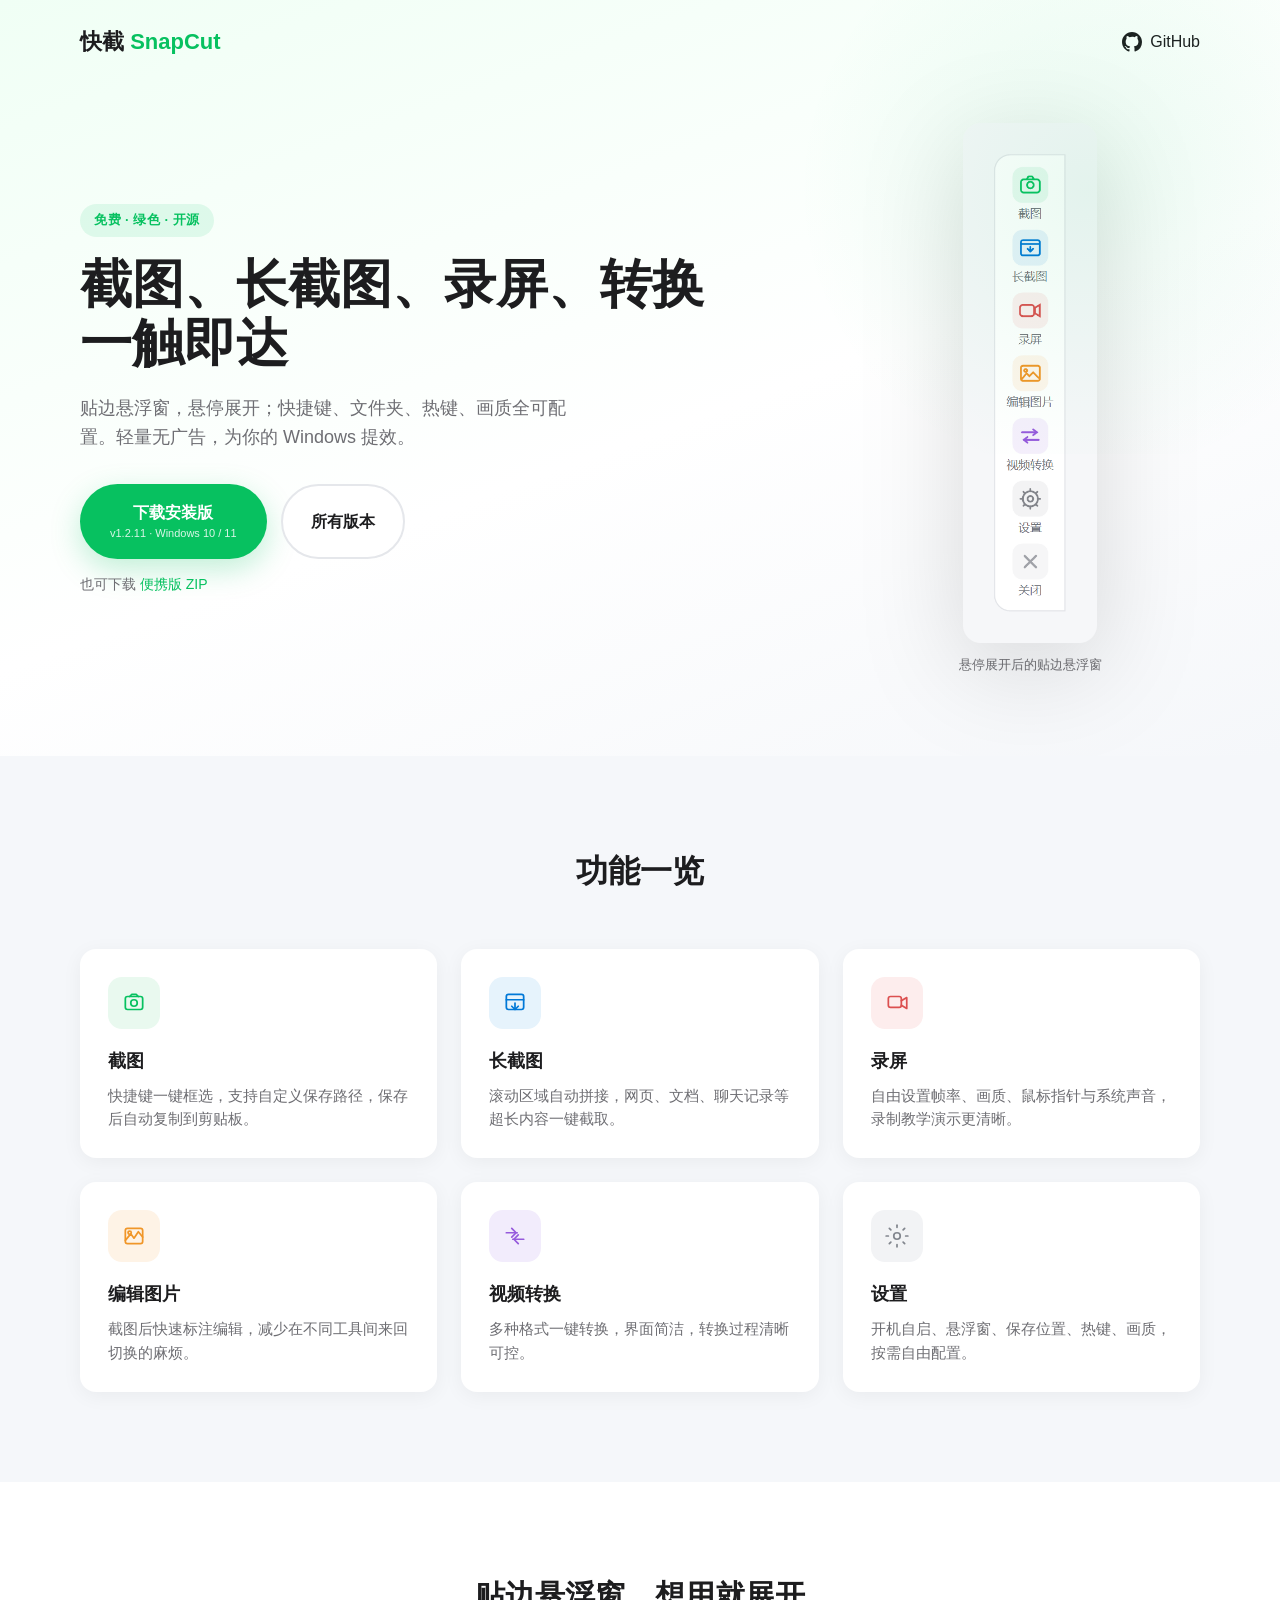
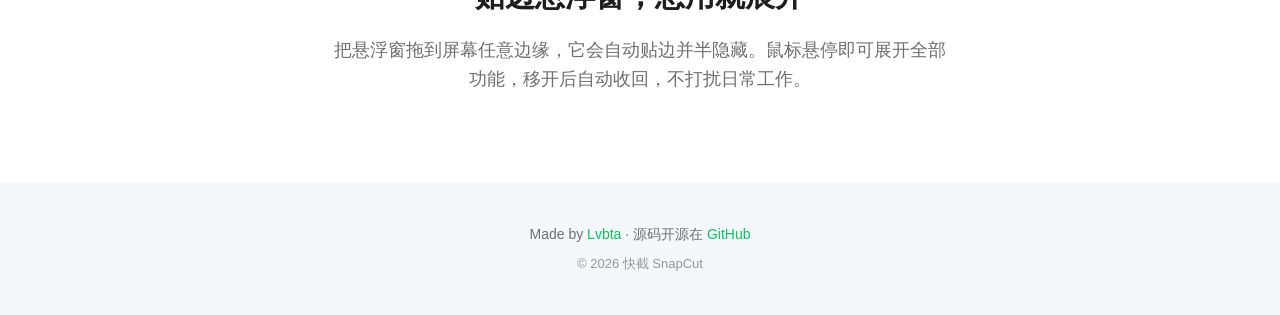
<file: docs/index.html>
<!DOCTYPE html>
<html lang="zh-CN">
<head>
  <meta charset="UTF-8">
  <meta name="viewport" content="width=device-width, initial-scale=1.0">
  <title>快截 SnapCut - 免费截图 / 长截图 / 录屏工具</title>
  <meta name="description" content="快截 SnapCut 是一款免费、绿色的 Windows 截图 / 长截图 / 录屏 / 视频转换工具。贴边悬浮窗，悬停展开，一触即达。">
  <meta property="og:title" content="快截 SnapCut">
  <meta property="og:description" content="免费、绿色的 Windows 截图 / 长截图 / 录屏 / 视频转换工具">
  <meta property="og:type" content="website">
  <link rel="stylesheet" href="style.css">
</head>
<body>
  <header class="hero">
    <div class="container">
      <nav class="nav" aria-label="主导航">
        <a href="#" class="logo">快截 <span>SnapCut</span></a>
        <a href="https://github.com/Lvbta/SnapCut" target="_blank" rel="noopener" class="github-link">
          <svg viewBox="0 0 16 16" aria-hidden="true"><path fill="currentColor" d="M8 0C3.58 0 0 3.58 0 8c0 3.54 2.29 6.53 5.47 7.59.4.07.55-.17.55-.38 0-.19-.01-.82-.01-1.49-2.01.37-2.53-.49-2.69-.94-.09-.23-.48-.94-.82-1.13-.28-.15-.68-.52-.01-.53.63-.01 1.08.58 1.23.82.72 1.21 1.87.87 2.33.66.07-.52.28-.87.51-1.07-1.78-.2-3.64-.89-3.64-3.95 0-.87.31-1.59.82-2.15-.08-.2-.36-1.02.08-2.12 0 0 .67-.21 2.2.82a7.68 7.68 0 0 1 2-.27c.68 0 1.36.09 2 .27 1.53-1.04 2.2-.82 2.2-.82.44 1.1.16 1.92.08 2.12.51.56.82 1.27.82 2.15 0 3.07-1.87 3.75-3.65 3.95.29.25.54.73.54 1.48 0 1.07-.01 1.93-.01 2.2 0 .21.15.46.55.38A8.01 8.01 0 0 0 16 8c0-4.42-3.58-8-8-8z"></path></svg>
          GitHub
        </a>
      </nav>

      <div class="hero-content">
        <div class="hero-text">
          <div class="badge">免费 · 绿色 · 开源</div>
          <h1>截图、长截图、录屏、转换<br>一触即达</h1>
          <p class="subtitle">贴边悬浮窗，悬停展开；快捷键、文件夹、热键、画质全可配置。轻量无广告，为你的 Windows 提效。</p>
          <div class="actions">
            <a id="download-btn" href="https://github.com/Lvbta/SnapCut/releases/latest/download/SnapCut-Setup-v1.2.11.exe" class="btn primary">
              <span>下载安装版</span>
              <small>v1.2.11 · Windows 10 / 11</small>
            </a>
            <a href="https://github.com/Lvbta/SnapCut/releases" target="_blank" rel="noopener" class="btn secondary">所有版本</a>
          </div>
          <p class="meta">也可下载 <a href="https://github.com/Lvbta/SnapCut/releases/latest/download/SnapCut-v1.2.11-portable.zip" target="_blank" rel="noopener">便携版 ZIP</a></p>
        </div>
        <div class="hero-media">
          <img src="assets/floating-bar.png" alt="快截 SnapCut 悬浮窗预览" class="floating-bar-shot" loading="eager">
          <p class="caption">悬停展开后的贴边悬浮窗</p>
        </div>
      </div>
    </div>
  </header>

  <main>
    <section class="features" aria-labelledby="features-title">
      <div class="container">
        <h2 id="features-title">功能一览</h2>
        <div class="grid">
          <article class="feature">
            <div class="icon" style="--icon-color: #07c160; --icon-bg: #e9f9ef;">
              <svg viewBox="0 0 24 24" fill="none" stroke="currentColor" stroke-width="1.6" stroke-linecap="round" stroke-linejoin="round"><rect x="4" y="6" width="16" height="12" rx="2"></rect><circle cx="12" cy="12" r="3"></circle><path d="M8 6l2-2h4l2 2"></path></svg>
            </div>
            <h3>截图</h3>
            <p>快捷键一键框选，支持自定义保存路径，保存后自动复制到剪贴板。</p>
          </article>
          <article class="feature">
            <div class="icon" style="--icon-color: #0078d7; --icon-bg: #e6f3fc;">
              <svg viewBox="0 0 24 24" fill="none" stroke="currentColor" stroke-width="1.6" stroke-linecap="round" stroke-linejoin="round"><rect x="4" y="4" width="16" height="14" rx="2"></rect><path d="M4 9h16"></path><path d="M12 12v5"></path><path d="M9 15l3 3 3-3"></path></svg>
            </div>
            <h3>长截图</h3>
            <p>滚动区域自动拼接，网页、文档、聊天记录等超长内容一键截取。</p>
          </article>
          <article class="feature">
            <div class="icon" style="--icon-color: #dc5050; --icon-bg: #fdeded;">
              <svg viewBox="0 0 24 24" fill="none" stroke="currentColor" stroke-width="1.6" stroke-linecap="round" stroke-linejoin="round"><rect x="4" y="6" width="12" height="10" rx="2"></rect><path d="M16 10l5-3v10l-5-3"></path></svg>
            </div>
            <h3>录屏</h3>
            <p>自由设置帧率、画质、鼠标指针与系统声音，录制教学演示更清晰。</p>
          </article>
          <article class="feature">
            <div class="icon" style="--icon-color: #f09628; --icon-bg: #fef3e6;">
              <svg viewBox="0 0 24 24" fill="none" stroke="currentColor" stroke-width="1.6" stroke-linecap="round" stroke-linejoin="round"><rect x="4" y="5" width="16" height="14" rx="2"></rect><circle cx="8" cy="9" r="1.5"></circle><path d="M4 16l5-6 3 4 4-6 4 5"></path></svg>
            </div>
            <h3>编辑图片</h3>
            <p>截图后快速标注编辑，减少在不同工具间来回切换的麻烦。</p>
          </article>
          <article class="feature">
            <div class="icon" style="--icon-color: #965adc; --icon-bg: #f2ecfc;">
              <svg viewBox="0 0 24 24" fill="none" stroke="currentColor" stroke-width="1.6" stroke-linecap="round" stroke-linejoin="round"><path d="M4 9h10"></path><path d="M9 5l4 4-4 4"></path><path d="M20 15H10"></path><path d="M15 11l-4 4 4 4"></path></svg>
            </div>
            <h3>视频转换</h3>
            <p>多种格式一键转换，界面简洁，转换过程清晰可控。</p>
          </article>
          <article class="feature">
            <div class="icon" style="--icon-color: #82868e; --icon-bg: #f2f3f5;">
              <svg viewBox="0 0 24 24" fill="none" stroke="currentColor" stroke-width="1.6" stroke-linecap="round" stroke-linejoin="round"><circle cx="12" cy="12" r="3"></circle><path d="M12 2v2"></path><path d="M12 20v2"></path><path d="M4.93 4.93l1.41 1.41"></path><path d="M17.66 17.66l1.41 1.41"></path><path d="M2 12h2"></path><path d="M20 12h2"></path><path d="M6.34 17.66l-1.41 1.41"></path><path d="M19.07 4.93l-1.41 1.41"></path></svg>
            </div>
            <h3>设置</h3>
            <p>开机自启、悬浮窗、保存位置、热键、画质，按需自由配置。</p>
          </article>
        </div>
      </div>
    </section>

    <section class="highlight">
      <div class="container">
        <h2>贴边悬浮窗，想用就展开</h2>
        <p>把悬浮窗拖到屏幕任意边缘，它会自动贴边并半隐藏。鼠标悬停即可展开全部功能，移开后自动收回，不打扰日常工作。</p>
      </div>
    </section>
  </main>

  <footer>
    <div class="container">
      <p>Made by <a href="https://github.com/Lvbta" target="_blank" rel="noopener">Lvbta</a> · 源码开源在 <a href="https://github.com/Lvbta/SnapCut" target="_blank" rel="noopener">GitHub</a></p>
      <p class="small">© 2026 快截 SnapCut</p>
    </div>
  </footer>

  <script src="script.js"></script>
</body>
</html>
</file>
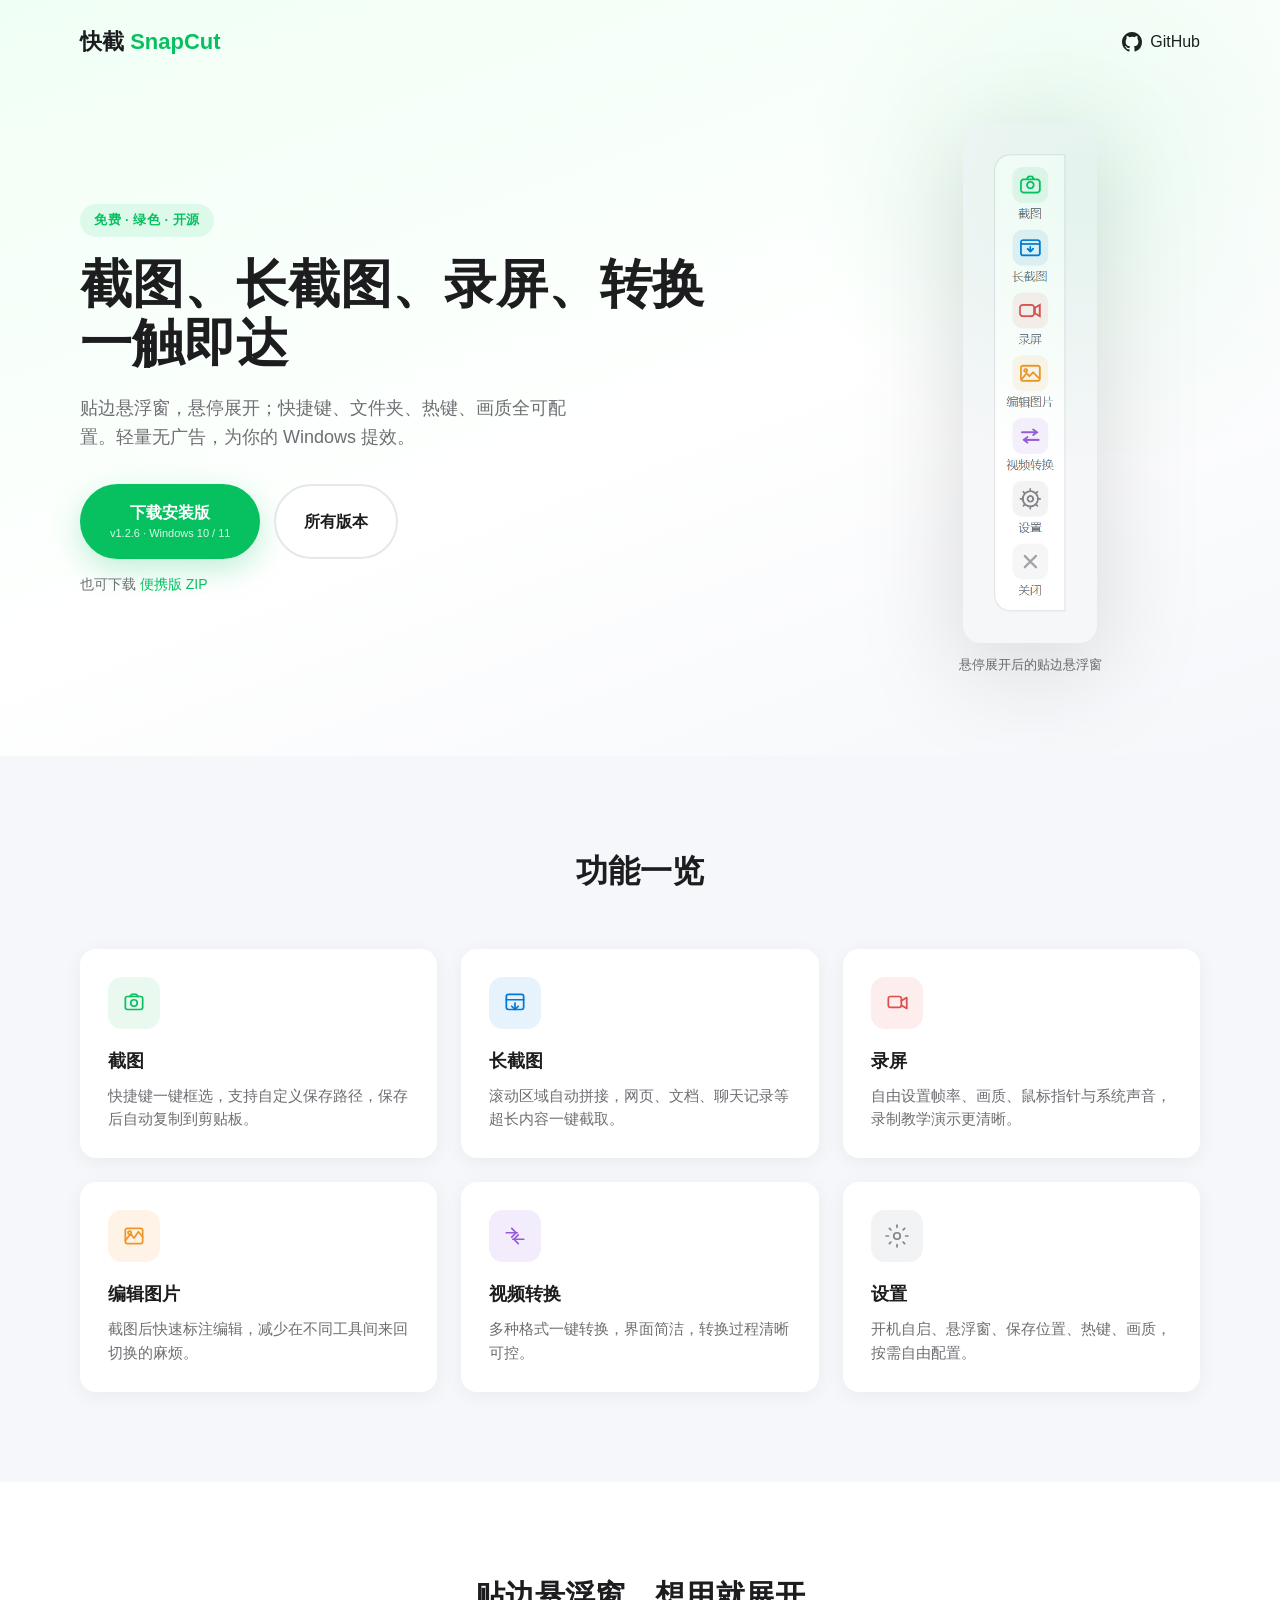
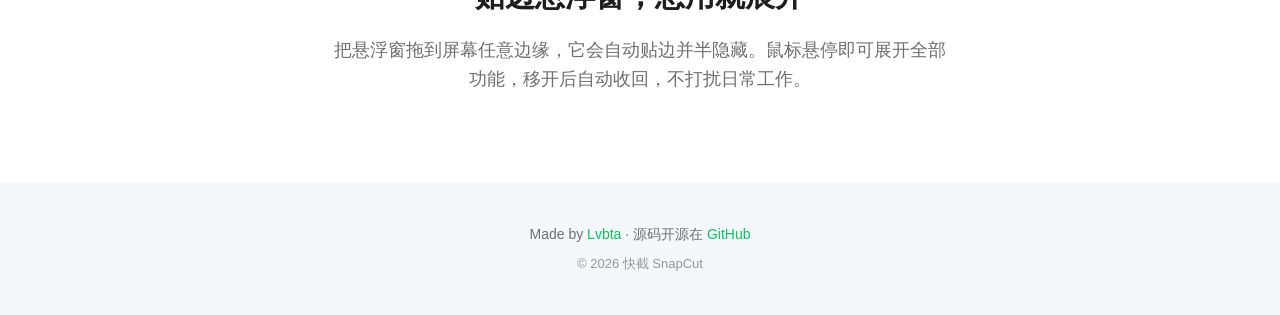
<file: web/index.html>
<!DOCTYPE html>
<html lang="zh-CN">
<head>
  <meta charset="UTF-8">
  <meta name="viewport" content="width=device-width, initial-scale=1.0">
  <title>快截 SnapCut - 免费截图 / 长截图 / 录屏工具</title>
  <meta name="description" content="快截 SnapCut 是一款免费、绿色的 Windows 截图 / 长截图 / 录屏 / 视频转换工具。贴边悬浮窗，悬停展开，一触即达。">
  <meta property="og:title" content="快截 SnapCut">
  <meta property="og:description" content="免费、绿色的 Windows 截图 / 长截图 / 录屏 / 视频转换工具">
  <meta property="og:type" content="website">
  <link rel="stylesheet" href="style.css">
</head>
<body>
  <header class="hero">
    <div class="container">
      <nav class="nav" aria-label="主导航">
        <a href="#" class="logo">快截 <span>SnapCut</span></a>
        <a href="https://github.com/Lvbta/SnapCut" target="_blank" rel="noopener" class="github-link">
          <svg viewBox="0 0 16 16" aria-hidden="true"><path fill="currentColor" d="M8 0C3.58 0 0 3.58 0 8c0 3.54 2.29 6.53 5.47 7.59.4.07.55-.17.55-.38 0-.19-.01-.82-.01-1.49-2.01.37-2.53-.49-2.69-.94-.09-.23-.48-.94-.82-1.13-.28-.15-.68-.52-.01-.53.63-.01 1.08.58 1.23.82.72 1.21 1.87.87 2.33.66.07-.52.28-.87.51-1.07-1.78-.2-3.64-.89-3.64-3.95 0-.87.31-1.59.82-2.15-.08-.2-.36-1.02.08-2.12 0 0 .67-.21 2.2.82a7.68 7.68 0 0 1 2-.27c.68 0 1.36.09 2 .27 1.53-1.04 2.2-.82 2.2-.82.44 1.1.16 1.92.08 2.12.51.56.82 1.27.82 2.15 0 3.07-1.87 3.75-3.65 3.95.29.25.54.73.54 1.48 0 1.07-.01 1.93-.01 2.2 0 .21.15.46.55.38A8.01 8.01 0 0 0 16 8c0-4.42-3.58-8-8-8z"></path></svg>
          GitHub
        </a>
      </nav>

      <div class="hero-content">
        <div class="hero-text">
          <div class="badge">免费 · 绿色 · 开源</div>
          <h1>截图、长截图、录屏、转换<br>一触即达</h1>
          <p class="subtitle">贴边悬浮窗，悬停展开；快捷键、文件夹、热键、画质全可配置。轻量无广告，为你的 Windows 提效。</p>
          <div class="actions">
            <a id="download-btn" href="https://github.com/Lvbta/SnapCut/releases/latest/download/SnapCut-Setup-v1.2.6.exe" class="btn primary">
              <span>下载安装版</span>
              <small>v1.2.6 · Windows 10 / 11</small>
            </a>
            <a href="https://github.com/Lvbta/SnapCut/releases" target="_blank" rel="noopener" class="btn secondary">所有版本</a>
          </div>
          <p class="meta">也可下载 <a href="https://github.com/Lvbta/SnapCut/releases/latest/download/SnapCut-v1.2.6-portable.zip" target="_blank" rel="noopener">便携版 ZIP</a></p>
        </div>
        <div class="hero-media">
          <img src="assets/floating-bar.png" alt="快截 SnapCut 悬浮窗预览" class="floating-bar-shot" loading="eager">
          <p class="caption">悬停展开后的贴边悬浮窗</p>
        </div>
      </div>
    </div>
  </header>

  <main>
    <section class="features" aria-labelledby="features-title">
      <div class="container">
        <h2 id="features-title">功能一览</h2>
        <div class="grid">
          <article class="feature">
            <div class="icon" style="--icon-color: #07c160; --icon-bg: #e9f9ef;">
              <svg viewBox="0 0 24 24" fill="none" stroke="currentColor" stroke-width="1.6" stroke-linecap="round" stroke-linejoin="round"><rect x="4" y="6" width="16" height="12" rx="2"></rect><circle cx="12" cy="12" r="3"></circle><path d="M8 6l2-2h4l2 2"></path></svg>
            </div>
            <h3>截图</h3>
            <p>快捷键一键框选，支持自定义保存路径，保存后自动复制到剪贴板。</p>
          </article>
          <article class="feature">
            <div class="icon" style="--icon-color: #0078d7; --icon-bg: #e6f3fc;">
              <svg viewBox="0 0 24 24" fill="none" stroke="currentColor" stroke-width="1.6" stroke-linecap="round" stroke-linejoin="round"><rect x="4" y="4" width="16" height="14" rx="2"></rect><path d="M4 9h16"></path><path d="M12 12v5"></path><path d="M9 15l3 3 3-3"></path></svg>
            </div>
            <h3>长截图</h3>
            <p>滚动区域自动拼接，网页、文档、聊天记录等超长内容一键截取。</p>
          </article>
          <article class="feature">
            <div class="icon" style="--icon-color: #dc5050; --icon-bg: #fdeded;">
              <svg viewBox="0 0 24 24" fill="none" stroke="currentColor" stroke-width="1.6" stroke-linecap="round" stroke-linejoin="round"><rect x="4" y="6" width="12" height="10" rx="2"></rect><path d="M16 10l5-3v10l-5-3"></path></svg>
            </div>
            <h3>录屏</h3>
            <p>自由设置帧率、画质、鼠标指针与系统声音，录制教学演示更清晰。</p>
          </article>
          <article class="feature">
            <div class="icon" style="--icon-color: #f09628; --icon-bg: #fef3e6;">
              <svg viewBox="0 0 24 24" fill="none" stroke="currentColor" stroke-width="1.6" stroke-linecap="round" stroke-linejoin="round"><rect x="4" y="5" width="16" height="14" rx="2"></rect><circle cx="8" cy="9" r="1.5"></circle><path d="M4 16l5-6 3 4 4-6 4 5"></path></svg>
            </div>
            <h3>编辑图片</h3>
            <p>截图后快速标注编辑，减少在不同工具间来回切换的麻烦。</p>
          </article>
          <article class="feature">
            <div class="icon" style="--icon-color: #965adc; --icon-bg: #f2ecfc;">
              <svg viewBox="0 0 24 24" fill="none" stroke="currentColor" stroke-width="1.6" stroke-linecap="round" stroke-linejoin="round"><path d="M4 9h10"></path><path d="M9 5l4 4-4 4"></path><path d="M20 15H10"></path><path d="M15 11l-4 4 4 4"></path></svg>
            </div>
            <h3>视频转换</h3>
            <p>多种格式一键转换，界面简洁，转换过程清晰可控。</p>
          </article>
          <article class="feature">
            <div class="icon" style="--icon-color: #82868e; --icon-bg: #f2f3f5;">
              <svg viewBox="0 0 24 24" fill="none" stroke="currentColor" stroke-width="1.6" stroke-linecap="round" stroke-linejoin="round"><circle cx="12" cy="12" r="3"></circle><path d="M12 2v2"></path><path d="M12 20v2"></path><path d="M4.93 4.93l1.41 1.41"></path><path d="M17.66 17.66l1.41 1.41"></path><path d="M2 12h2"></path><path d="M20 12h2"></path><path d="M6.34 17.66l-1.41 1.41"></path><path d="M19.07 4.93l-1.41 1.41"></path></svg>
            </div>
            <h3>设置</h3>
            <p>开机自启、悬浮窗、保存位置、热键、画质，按需自由配置。</p>
          </article>
        </div>
      </div>
    </section>

    <section class="highlight">
      <div class="container">
        <h2>贴边悬浮窗，想用就展开</h2>
        <p>把悬浮窗拖到屏幕任意边缘，它会自动贴边并半隐藏。鼠标悬停即可展开全部功能，移开后自动收回，不打扰日常工作。</p>
      </div>
    </section>
  </main>

  <footer>
    <div class="container">
      <p>Made by <a href="https://github.com/Lvbta" target="_blank" rel="noopener">Lvbta</a> · 源码开源在 <a href="https://github.com/Lvbta/SnapCut" target="_blank" rel="noopener">GitHub</a></p>
      <p class="small">© 2026 快截 SnapCut</p>
    </div>
  </footer>

  <script src="script.js"></script>
</body>
</html>
</file>
<file: docs/style.css>
/* SnapCut landing page */
:root {
  --accent: #07c160;
  --accent-hover: #06ad56;
  --text-main: #1d1d1f;
  --text-sub: #6e6e73;
  --bg: #ffffff;
  --bg-soft: #f5f7fa;
  --radius: 16px;
  --shadow: 0 20px 50px rgba(0, 0, 0, 0.08);
  --shadow-soft: 0 4px 20px rgba(0, 0, 0, 0.05);
}

* {
  box-sizing: border-box;
  margin: 0;
  padding: 0;
}

html {
  scroll-behavior: smooth;
}

body {
  font-family: -apple-system, BlinkMacSystemFont, "Segoe UI", "Microsoft YaHei UI", Roboto, sans-serif;
  line-height: 1.6;
  color: var(--text-main);
  background: var(--bg);
}

a {
  color: var(--accent);
  text-decoration: none;
}

.container {
  width: min(1120px, 92%);
  margin: 0 auto;
}

/* Hero */
.hero {
  position: relative;
  background: linear-gradient(160deg, #f0fff5 0%, #ffffff 55%, #f5f7fa 100%);
  padding: 24px 0 80px;
  overflow: hidden;
}

.hero::after {
  content: "";
  position: absolute;
  right: -10%;
  top: -10%;
  width: 50%;
  height: 70%;
  background: radial-gradient(circle, rgba(7, 193, 96, 0.08) 0%, transparent 70%);
  pointer-events: none;
}

.nav {
  display: flex;
  align-items: center;
  justify-content: space-between;
  margin-bottom: 64px;
}

.logo {
  font-size: 22px;
  font-weight: 700;
  color: var(--text-main);
}

.logo span {
  color: var(--accent);
}

.github-link {
  display: inline-flex;
  align-items: center;
  gap: 8px;
  color: var(--text-main);
  font-weight: 500;
  transition: color 0.2s;
}

.github-link:hover {
  color: var(--accent);
}

.github-link svg {
  width: 20px;
  height: 20px;
}

.hero-content {
  display: grid;
  grid-template-columns: 1fr 340px;
  gap: 60px;
  align-items: center;
}

.badge {
  display: inline-block;
  padding: 6px 14px;
  border-radius: 999px;
  background: rgba(7, 193, 96, 0.1);
  color: var(--accent);
  font-size: 13px;
  font-weight: 600;
  letter-spacing: 0.5px;
  margin-bottom: 18px;
}

.hero h1 {
  font-size: clamp(34px, 5vw, 52px);
  line-height: 1.15;
  font-weight: 800;
  margin-bottom: 20px;
}

.subtitle {
  font-size: 18px;
  color: var(--text-sub);
  max-width: 520px;
  margin-bottom: 32px;
}

.actions {
  display: flex;
  flex-wrap: wrap;
  gap: 14px;
  margin-bottom: 14px;
}

.btn {
  display: inline-flex;
  flex-direction: column;
  align-items: center;
  justify-content: center;
  padding: 14px 28px;
  border-radius: 999px;
  font-weight: 600;
  transition: transform 0.15s, box-shadow 0.2s, background 0.2s;
  border: 2px solid transparent;
}

.btn:hover {
  transform: translateY(-2px);
}

.btn.primary {
  background: var(--accent);
  color: #fff;
  box-shadow: 0 10px 30px rgba(7, 193, 96, 0.25);
}

.btn.primary:hover {
  background: var(--accent-hover);
  box-shadow: 0 14px 36px rgba(7, 193, 96, 0.32);
}

.btn.primary span {
  font-size: 16px;
}

.btn.primary small {
  font-size: 11px;
  opacity: 0.85;
  font-weight: 400;
}

.btn.secondary {
  background: #fff;
  color: var(--text-main);
  border-color: #e5e7eb;
}

.btn.secondary:hover {
  border-color: var(--accent);
  color: var(--accent);
}

.meta {
  font-size: 14px;
  color: var(--text-sub);
}

.hero-media {
  display: flex;
  flex-direction: column;
  align-items: center;
  gap: 12px;
}

.floating-bar-shot {
  height: auto;
  width: auto;
  max-height: 520px;
  max-width: 200px;
  filter: drop-shadow(0 24px 50px rgba(0, 0, 0, 0.14));
  border-radius: 18px;
}

.caption {
  font-size: 13px;
  color: var(--text-sub);
}

/* Features */
.features {
  padding: 90px 0;
  background: var(--bg-soft);
}

.features h2 {
  text-align: center;
  font-size: 32px;
  font-weight: 700;
  margin-bottom: 52px;
}

.grid {
  display: grid;
  grid-template-columns: repeat(auto-fit, minmax(280px, 1fr));
  gap: 24px;
}

.feature {
  background: #fff;
  border-radius: var(--radius);
  padding: 28px;
  box-shadow: var(--shadow-soft);
  transition: transform 0.2s, box-shadow 0.2s;
}

.feature:hover {
  transform: translateY(-4px);
  box-shadow: var(--shadow);
}

.icon {
  width: 52px;
  height: 52px;
  border-radius: 14px;
  display: flex;
  align-items: center;
  justify-content: center;
  background: var(--icon-bg);
  color: var(--icon-color);
  margin-bottom: 18px;
}

.icon svg {
  width: 26px;
  height: 26px;
}

.feature h3 {
  font-size: 18px;
  font-weight: 700;
  margin-bottom: 8px;
}

.feature p {
  font-size: 15px;
  color: var(--text-sub);
  line-height: 1.55;
}

/* Highlight */
.highlight {
  padding: 90px 0;
  text-align: center;
  background: var(--bg);
}

.highlight h2 {
  font-size: 30px;
  font-weight: 700;
  margin-bottom: 16px;
}

.highlight p {
  font-size: 18px;
  color: var(--text-sub);
  max-width: 620px;
  margin: 0 auto;
}

/* Footer */
footer {
  padding: 40px 0;
  text-align: center;
  background: var(--bg-soft);
  color: var(--text-sub);
  font-size: 14px;
}

footer a {
  font-weight: 500;
}

footer .small {
  margin-top: 8px;
  font-size: 13px;
  opacity: 0.7;
}

/* Responsive */
@media (max-width: 860px) {
  .hero-content {
    grid-template-columns: 1fr;
    text-align: center;
    gap: 48px;
  }

  .actions {
    justify-content: center;
  }

  .subtitle {
    margin-left: auto;
    margin-right: auto;
  }

  .hero-media {
    order: -1;
  }

  .floating-bar-shot {
    max-width: 180px;
  }
}

@media (max-width: 480px) {
  .nav {
    margin-bottom: 40px;
  }

  .btn {
    width: 100%;
  }
}
</file>
<file: web/style.css>
/* SnapCut landing page */
:root {
  --accent: #07c160;
  --accent-hover: #06ad56;
  --text-main: #1d1d1f;
  --text-sub: #6e6e73;
  --bg: #ffffff;
  --bg-soft: #f5f7fa;
  --radius: 16px;
  --shadow: 0 20px 50px rgba(0, 0, 0, 0.08);
  --shadow-soft: 0 4px 20px rgba(0, 0, 0, 0.05);
}

* {
  box-sizing: border-box;
  margin: 0;
  padding: 0;
}

html {
  scroll-behavior: smooth;
}

body {
  font-family: -apple-system, BlinkMacSystemFont, "Segoe UI", "Microsoft YaHei UI", Roboto, sans-serif;
  line-height: 1.6;
  color: var(--text-main);
  background: var(--bg);
}

a {
  color: var(--accent);
  text-decoration: none;
}

.container {
  width: min(1120px, 92%);
  margin: 0 auto;
}

/* Hero */
.hero {
  position: relative;
  background: linear-gradient(160deg, #f0fff5 0%, #ffffff 55%, #f5f7fa 100%);
  padding: 24px 0 80px;
  overflow: hidden;
}

.hero::after {
  content: "";
  position: absolute;
  right: -10%;
  top: -10%;
  width: 50%;
  height: 70%;
  background: radial-gradient(circle, rgba(7, 193, 96, 0.08) 0%, transparent 70%);
  pointer-events: none;
}

.nav {
  display: flex;
  align-items: center;
  justify-content: space-between;
  margin-bottom: 64px;
}

.logo {
  font-size: 22px;
  font-weight: 700;
  color: var(--text-main);
}

.logo span {
  color: var(--accent);
}

.github-link {
  display: inline-flex;
  align-items: center;
  gap: 8px;
  color: var(--text-main);
  font-weight: 500;
  transition: color 0.2s;
}

.github-link:hover {
  color: var(--accent);
}

.github-link svg {
  width: 20px;
  height: 20px;
}

.hero-content {
  display: grid;
  grid-template-columns: 1fr 340px;
  gap: 60px;
  align-items: center;
}

.badge {
  display: inline-block;
  padding: 6px 14px;
  border-radius: 999px;
  background: rgba(7, 193, 96, 0.1);
  color: var(--accent);
  font-size: 13px;
  font-weight: 600;
  letter-spacing: 0.5px;
  margin-bottom: 18px;
}

.hero h1 {
  font-size: clamp(34px, 5vw, 52px);
  line-height: 1.15;
  font-weight: 800;
  margin-bottom: 20px;
}

.subtitle {
  font-size: 18px;
  color: var(--text-sub);
  max-width: 520px;
  margin-bottom: 32px;
}

.actions {
  display: flex;
  flex-wrap: wrap;
  gap: 14px;
  margin-bottom: 14px;
}

.btn {
  display: inline-flex;
  flex-direction: column;
  align-items: center;
  justify-content: center;
  padding: 14px 28px;
  border-radius: 999px;
  font-weight: 600;
  transition: transform 0.15s, box-shadow 0.2s, background 0.2s;
  border: 2px solid transparent;
}

.btn:hover {
  transform: translateY(-2px);
}

.btn.primary {
  background: var(--accent);
  color: #fff;
  box-shadow: 0 10px 30px rgba(7, 193, 96, 0.25);
}

.btn.primary:hover {
  background: var(--accent-hover);
  box-shadow: 0 14px 36px rgba(7, 193, 96, 0.32);
}

.btn.primary span {
  font-size: 16px;
}

.btn.primary small {
  font-size: 11px;
  opacity: 0.85;
  font-weight: 400;
}

.btn.secondary {
  background: #fff;
  color: var(--text-main);
  border-color: #e5e7eb;
}

.btn.secondary:hover {
  border-color: var(--accent);
  color: var(--accent);
}

.meta {
  font-size: 14px;
  color: var(--text-sub);
}

.hero-media {
  display: flex;
  flex-direction: column;
  align-items: center;
  gap: 12px;
}

.floating-bar-shot {
  height: auto;
  width: auto;
  max-height: 520px;
  max-width: 200px;
  filter: drop-shadow(0 24px 50px rgba(0, 0, 0, 0.14));
  border-radius: 18px;
}

.caption {
  font-size: 13px;
  color: var(--text-sub);
}

/* Features */
.features {
  padding: 90px 0;
  background: var(--bg-soft);
}

.features h2 {
  text-align: center;
  font-size: 32px;
  font-weight: 700;
  margin-bottom: 52px;
}

.grid {
  display: grid;
  grid-template-columns: repeat(auto-fit, minmax(280px, 1fr));
  gap: 24px;
}

.feature {
  background: #fff;
  border-radius: var(--radius);
  padding: 28px;
  box-shadow: var(--shadow-soft);
  transition: transform 0.2s, box-shadow 0.2s;
}

.feature:hover {
  transform: translateY(-4px);
  box-shadow: var(--shadow);
}

.icon {
  width: 52px;
  height: 52px;
  border-radius: 14px;
  display: flex;
  align-items: center;
  justify-content: center;
  background: var(--icon-bg);
  color: var(--icon-color);
  margin-bottom: 18px;
}

.icon svg {
  width: 26px;
  height: 26px;
}

.feature h3 {
  font-size: 18px;
  font-weight: 700;
  margin-bottom: 8px;
}

.feature p {
  font-size: 15px;
  color: var(--text-sub);
  line-height: 1.55;
}

/* Highlight */
.highlight {
  padding: 90px 0;
  text-align: center;
  background: var(--bg);
}

.highlight h2 {
  font-size: 30px;
  font-weight: 700;
  margin-bottom: 16px;
}

.highlight p {
  font-size: 18px;
  color: var(--text-sub);
  max-width: 620px;
  margin: 0 auto;
}

/* Footer */
footer {
  padding: 40px 0;
  text-align: center;
  background: var(--bg-soft);
  color: var(--text-sub);
  font-size: 14px;
}

footer a {
  font-weight: 500;
}

footer .small {
  margin-top: 8px;
  font-size: 13px;
  opacity: 0.7;
}

/* Responsive */
@media (max-width: 860px) {
  .hero-content {
    grid-template-columns: 1fr;
    text-align: center;
    gap: 48px;
  }

  .actions {
    justify-content: center;
  }

  .subtitle {
    margin-left: auto;
    margin-right: auto;
  }

  .hero-media {
    order: -1;
  }

  .floating-bar-shot {
    max-width: 180px;
  }
}

@media (max-width: 480px) {
  .nav {
    margin-bottom: 40px;
  }

  .btn {
    width: 100%;
  }
}
</file>
